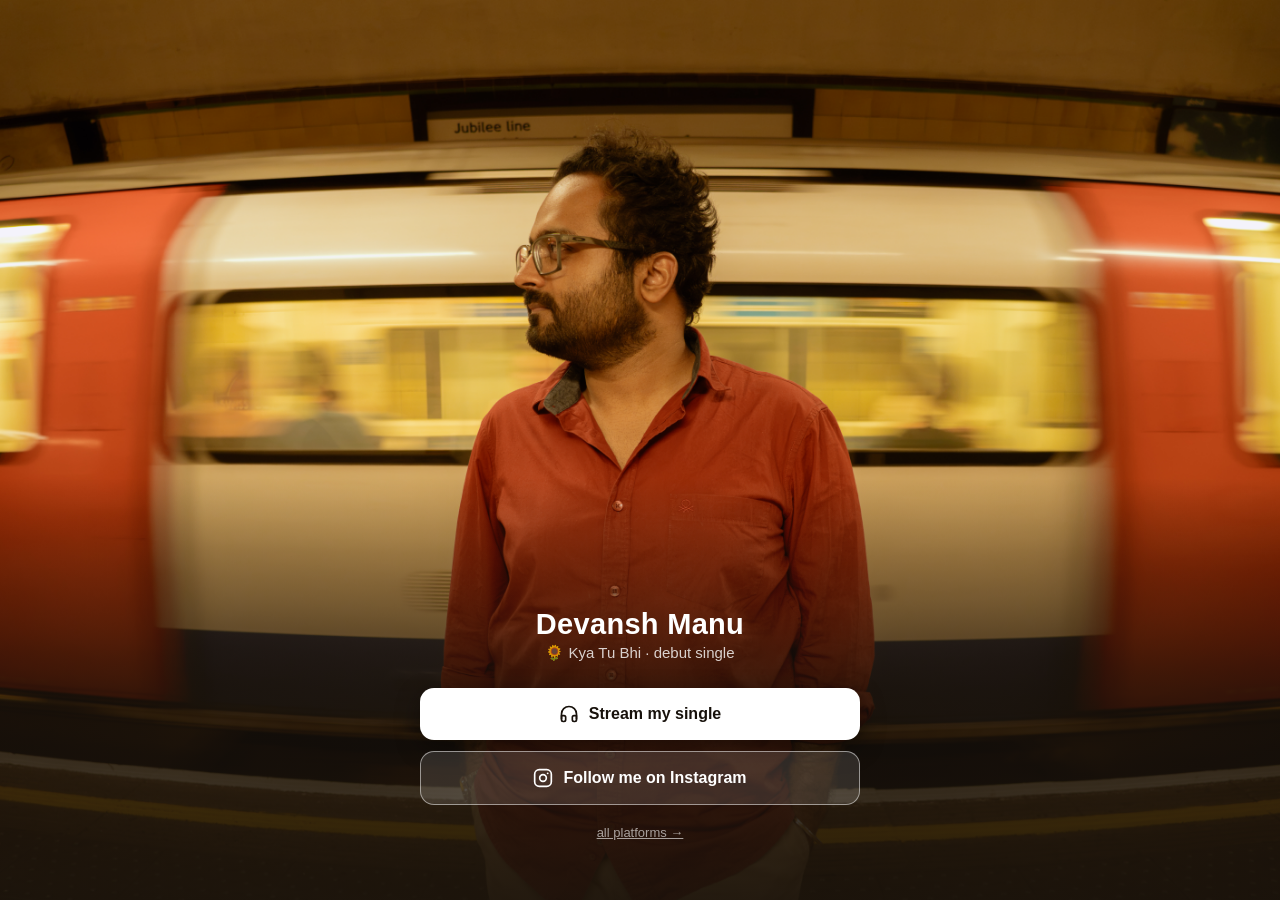
<file: index.html>
<!DOCTYPE html>
<html lang="en">
<head>
  <meta charset="UTF-8">
  <meta name="viewport" content="width=device-width, initial-scale=1.0">
  <title>Devansh Manu — Kya Tu Bhi</title>
  <meta name="description" content="Kya Tu Bhi — the debut single from Devansh Manu. Stream now.">
  <meta property="og:title" content="Kya Tu Bhi — Devansh Manu">
  <meta property="og:description" content="My debut single. Stream it now.">
  <meta property="og:image" content="hero-wide.jpg">
  <meta property="og:type" content="music.song">

  <style>
    :root{ --bg:#17110b; }
    *{box-sizing:border-box;-webkit-tap-highlight-color:transparent;margin:0;padding:0;}
    html,body{height:100%;}
    body{
      font-family:-apple-system,BlinkMacSystemFont,"Segoe UI",Helvetica,Arial,sans-serif;
      color:#fff;background:var(--bg);
      min-height:100dvh;display:flex;flex-direction:column;
    }

    /* PHONE: full horizontal photo as a band across the top, fading into dark */
    .band-wrap{position:relative;flex:0 0 auto;}
    .band{display:block;width:100%;height:auto;}
    .band-wrap::after{
      content:"";position:absolute;left:0;right:0;bottom:-1px;height:90px;
      background:linear-gradient(to bottom,rgba(23,17,11,0) 0%,var(--bg) 100%);
    }

    .content{flex:1 1 auto;display:flex;flex-direction:column;justify-content:center;
      padding:14px 22px 40px;text-align:center;}
    .inner{width:100%;max-width:440px;margin:0 auto;}
    h1{font-size:29px;font-weight:700;letter-spacing:.3px;margin-bottom:3px;}
    .sub{font-size:15px;opacity:.8;margin-bottom:26px;}

    .btn{display:flex;align-items:center;justify-content:center;gap:10px;
      width:100%;padding:16px 18px;margin:11px 0;border-radius:14px;
      font-size:16px;font-weight:600;text-decoration:none;cursor:pointer;transition:transform .06s ease;}
    .btn:active{transform:scale(.98);}
    .btn svg{width:20px;height:20px;flex:0 0 auto;}
    .btn-primary{background:#fff;color:#17110b;box-shadow:0 8px 24px rgba(0,0,0,.4);}
    .btn-secondary{background:rgba(255,255,255,.12);color:#fff;border:1.5px solid rgba(255,255,255,.5);}
    .foot{margin-top:20px;font-size:13px;opacity:.6;}
    .foot a{color:#fff;text-decoration:underline;}

    /* WIDE: full-bleed photo background, content in a gradient panel at the bottom */
    @media (min-width:820px){
      .band-wrap{display:none;}
      body{background:url("hero-wide.jpg") center 35%/cover no-repeat;justify-content:flex-end;}
      .content{flex:0 0 auto;padding:130px 22px 60px;
        background:linear-gradient(to top,rgba(23,17,11,.92) 0%,rgba(23,17,11,.72) 50%,rgba(23,17,11,0) 100%);}
    }
  </style>
</head>
<body>
  <div class="band-wrap">
    <img class="band" src="hero-wide.jpg" alt="Devansh Manu">
  </div>

  <section class="content">
    <div class="inner">
      <h1>Devansh Manu</h1>
      <p class="sub">🌻 Kya Tu Bhi · debut single</p>

      <a class="btn btn-primary" href="https://ffm.to/kyatubhi" target="_blank" rel="noopener">
        <svg viewBox="0 0 24 24" fill="none" stroke="currentColor" stroke-width="2" stroke-linecap="round" stroke-linejoin="round"><path d="M3 18v-6a9 9 0 0 1 18 0v6"/><path d="M21 19a2 2 0 0 1-2 2h-1a2 2 0 0 1-2-2v-3a2 2 0 0 1 2-2h3zM3 19a2 2 0 0 0 2 2h1a2 2 0 0 0 2-2v-3a2 2 0 0 0-2-2H3z"/></svg>
        Stream my single
      </a>

      <a class="btn btn-secondary" href="https://www.instagram.com/devanshmanu" target="_blank" rel="noopener">
        <svg viewBox="0 0 24 24" fill="none" stroke="currentColor" stroke-width="2" stroke-linecap="round" stroke-linejoin="round"><rect x="2" y="2" width="20" height="20" rx="5.5"/><circle cx="12" cy="12" r="4"/><circle cx="17.6" cy="6.4" r="1.1" fill="currentColor" stroke="none"/></svg>
        Follow me on Instagram
      </a>

      <p class="foot"><a href="https://ffm.to/kyatubhi">all platforms →</a></p>
    </div>
  </section>
</body>
</html>
</file>
